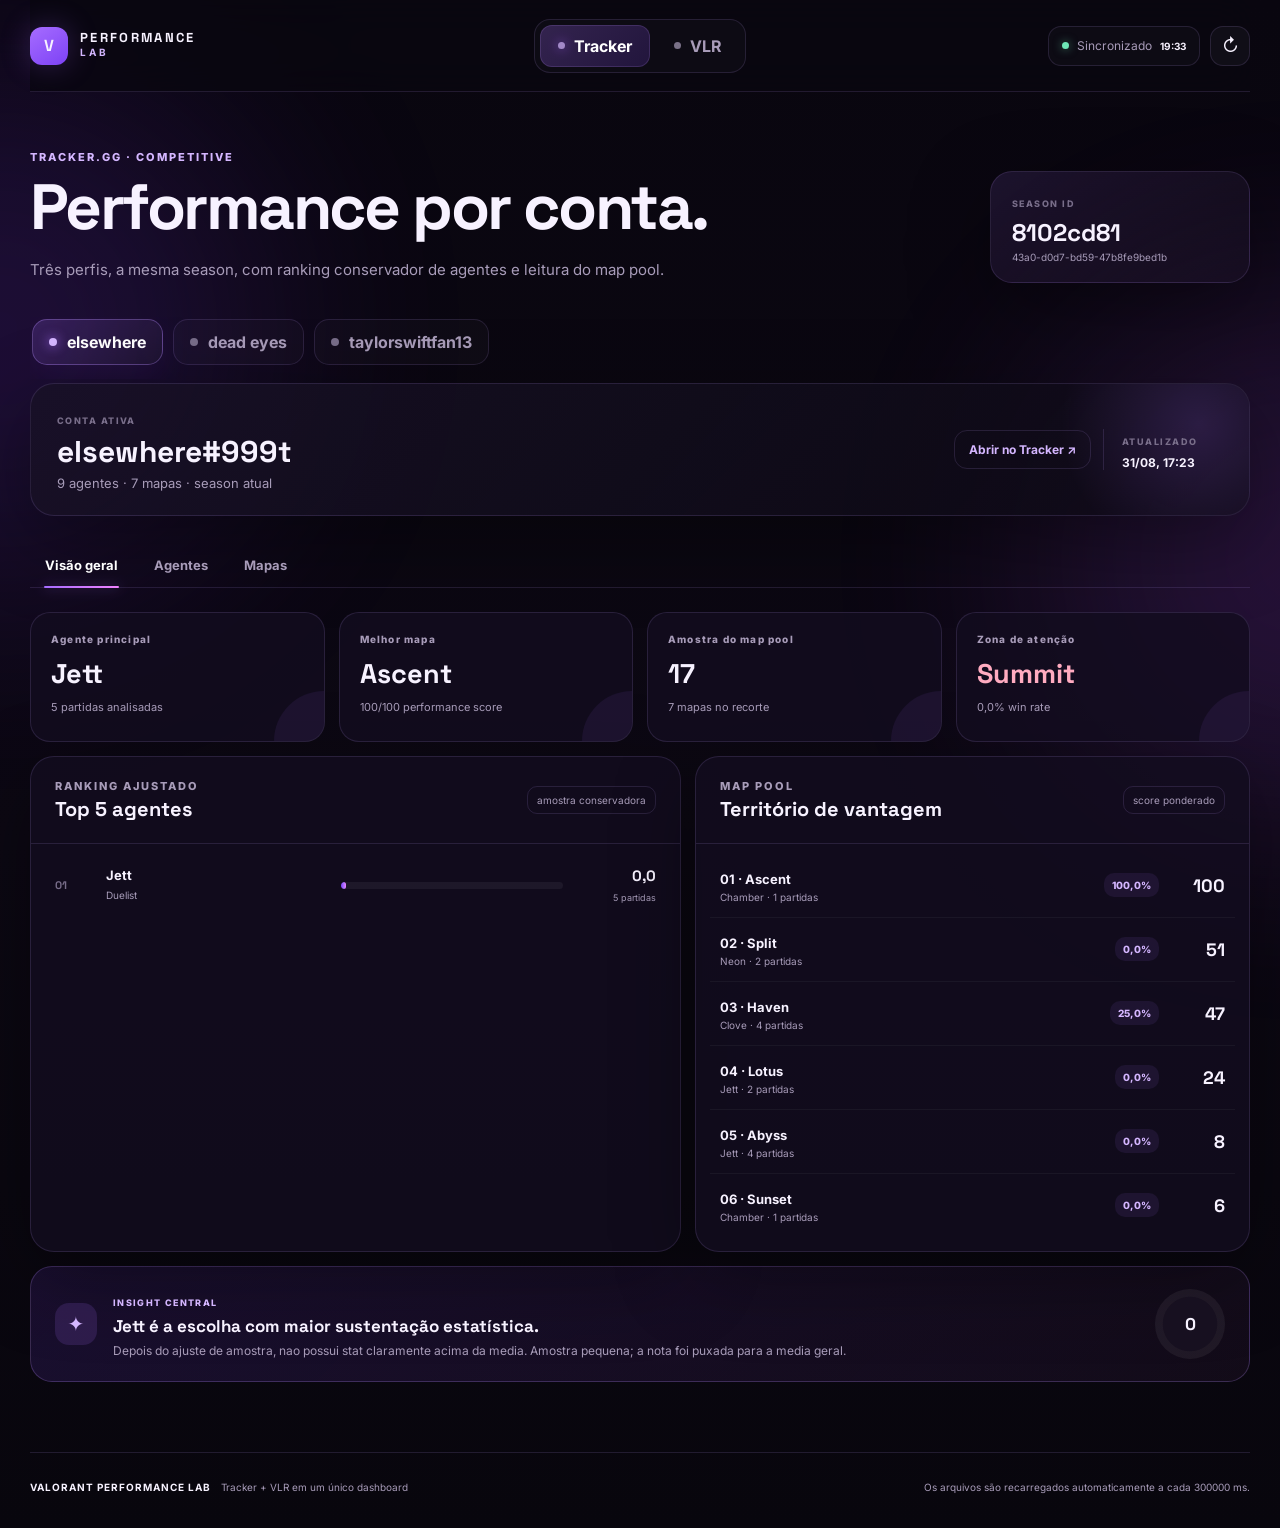
<file: site/index.html>
<!doctype html>
<html lang="pt-BR">
<head>
  <meta charset="utf-8" />
  <meta name="viewport" content="width=device-width, initial-scale=1" />
  <meta name="theme-color" content="#0b0814" />
  <title>Valorant Performance Lab</title>
  <meta name="description" content="Dashboard unificado de performance Valorant com dados do Tracker.gg e VLR.gg." />
  <link rel="preconnect" href="https://fonts.googleapis.com" />
  <link rel="preconnect" href="https://fonts.gstatic.com" crossorigin />
  <link href="https://fonts.googleapis.com/css2?family=Inter:wght@400;500;600;700;800&family=Space+Grotesk:wght@500;600;700&display=swap" rel="stylesheet" />
  <link rel="stylesheet" href="assets/styles.css" />
</head>
<body>
  <div class="bg-orb orb-a"></div>
  <div class="bg-orb orb-b"></div>
  <div class="bg-grid"></div>

  <div class="shell">
    <header class="topbar">
      <a class="brand" href="#" aria-label="Valorant Performance Lab">
        <span class="brand-mark">V</span>
        <span><b>PERFORMANCE</b><small>LAB</small></span>
      </a>

      <nav class="source-switch" aria-label="Fonte dos dados">
        <button class="source-btn active" data-source="tracker">
          <span class="source-dot"></span>Tracker
        </button>
        <button class="source-btn" data-source="vlr">
          <span class="source-dot"></span>VLR
        </button>
      </nav>

      <div class="top-actions">
        <div class="sync-pill" id="syncPill"><i></i><span>Sincronizado</span><small id="lastSync">--:--</small></div>
        <button class="icon-btn" id="refreshBtn" title="Recarregar dados">↻</button>
      </div>
    </header>

    <main>
      <section id="trackerSection" class="source-section active">
        <div class="section-head">
          <div>
            <p class="eyebrow">TRACKER.GG · COMPETITIVE</p>
            <h1>Performance por conta.</h1>
            <p class="lede">Três perfis, a mesma season, com ranking conservador de agentes e leitura do map pool.</p>
          </div>
          <div class="season-card">
            <span>SEASON ID</span>
            <strong>8102cd81</strong>
            <small>43a0-d0d7-bd59-47b8fe9bed1b</small>
          </div>
        </div>

        <div class="account-tabs" id="accountTabs"></div>

        <div class="profile-strip" id="trackerProfileStrip">
          <div>
            <span class="label">CONTA ATIVA</span>
            <h2 id="trackerPlayer">—</h2>
            <p id="trackerStatusText">Carregando dados...</p>
          </div>
          <div class="profile-actions">
            <a id="trackerProfileLink" class="ghost-link" target="_blank" rel="noopener">Abrir no Tracker ↗</a>
            <div class="updated-box"><span>ATUALIZADO</span><b id="trackerUpdated">—</b></div>
          </div>
        </div>

        <nav class="subnav" id="trackerSubnav">
          <button class="active" data-tracker-view="overview">Visão geral</button>
          <button data-tracker-view="agents">Agentes</button>
          <button data-tracker-view="maps">Mapas</button>
        </nav>

        <div id="trackerContent"></div>
      </section>

      <section id="vlrSection" class="source-section">
        <div class="section-head">
          <div>
            <p class="eyebrow">VLR.GG · COMPETITIVE CAREER</p>
            <h1>Histórico competitivo.</h1>
            <p class="lede">Stats de partidas, earnings, colocações, campeonatos e histórico de times dos perfis do VLR.</p>
          </div>
          <div class="season-card compact">
            <span>PLAYER</span>
            <strong id="vlrPlayer">thommy</strong>
            <small id="vlrUpdated">base local</small>
          </div>
        </div>

        <div class="account-tabs" id="vlrPlayerTabs"></div>

        <div class="profile-strip vlr-profile-strip">
          <div>
            <span class="label">PERFIL VLR</span>
            <h2 id="vlrProfileName">—</h2>
            <p id="vlrProfileMeta">Carregando carreira...</p>
          </div>
          <div class="profile-actions">
            <a id="vlrProfileLink" class="ghost-link" target="_blank" rel="noopener">Abrir no VLR ↗</a>
            <div class="updated-box"><span>ATUALIZADO</span><b id="vlrUpdatedMirror">auto</b></div>
          </div>
        </div>

        <nav class="subnav" id="vlrSubnav">
          <button class="active" data-vlr-view="career">Carreira</button>
          <button data-vlr-view="maps">Mapas</button>
          <button data-vlr-view="agents">Agentes</button>
          <button data-vlr-view="top">Top 5</button>
          <button data-vlr-view="data">Partidas</button>
        </nav>

        <div id="vlrContent"></div>
      </section>
    </main>

    <footer>
      <div><b>VALORANT PERFORMANCE LAB</b><span>Tracker + VLR em um único dashboard</span></div>
      <p>Os arquivos são recarregados automaticamente a cada 300000 ms.</p>
    </footer>
  </div>

  <dialog id="mapDialog" class="modal">
    <div class="modal-head">
      <div><span class="eyebrow">HISTÓRICO DO MAPA</span><h3 id="modalTitle">Mapa</h3><p id="modalSubtitle"></p></div>
      <button id="modalClose" class="icon-btn">×</button>
    </div>
    <div class="table-wrap" id="modalBody"></div>
  </dialog>

  <script src="assets/app.js" defer></script>
</body>
</html>
</file>
<file: site/assets/styles.css>
:root{
  --bg:#0a0710;
  --bg-soft:#100b19;
  --panel:rgba(19,13,31,.82);
  --panel-2:rgba(28,19,45,.72);
  --panel-solid:#171022;
  --line:rgba(190,153,255,.14);
  --line-strong:rgba(190,153,255,.28);
  --text:#f7f2ff;
  --muted:#a89cb9;
  --muted-2:#786d89;
  --purple:#a66cff;
  --purple-2:#7d42f5;
  --purple-3:#d4b6ff;
  --pink:#f082ff;
  --green:#6ee7b7;
  --red:#ff738e;
  --yellow:#ffd479;
  --shadow:0 24px 80px rgba(0,0,0,.36);
  --radius:24px;
}
*{box-sizing:border-box}
html{scroll-behavior:smooth;background:var(--bg)}
body{margin:0;min-height:100vh;color:var(--text);background:linear-gradient(180deg,#09060f 0%,#0c0813 55%,#08060d 100%);font-family:Inter,system-ui,sans-serif;overflow-x:hidden}
button,input,select{font:inherit}
button,a{ -webkit-tap-highlight-color:transparent }
a{color:inherit;text-decoration:none}
.bg-grid{position:fixed;inset:0;pointer-events:none;opacity:.18;background-image:linear-gradient(rgba(255,255,255,.025) 1px,transparent 1px),linear-gradient(90deg,rgba(255,255,255,.025) 1px,transparent 1px);background-size:42px 42px;mask-image:linear-gradient(to bottom,black,transparent 82%)}
.bg-orb{position:fixed;pointer-events:none;border-radius:999px;filter:blur(120px);opacity:.16}
.orb-a{width:520px;height:520px;left:-260px;top:70px;background:#8738ff}
.orb-b{width:520px;height:520px;right:-280px;top:300px;background:#b34cff}
.shell{position:relative;z-index:1;max-width:1480px;margin:0 auto;padding:0 30px}
.topbar{height:92px;display:grid;grid-template-columns:1fr auto 1fr;align-items:center;border-bottom:1px solid var(--line);position:sticky;top:0;z-index:20;background:rgba(10,7,16,.78);backdrop-filter:blur(18px)}
.brand{display:inline-flex;align-items:center;gap:12px;width:max-content}
.brand-mark{width:38px;height:38px;border-radius:12px;display:grid;place-items:center;background:linear-gradient(145deg,var(--purple),var(--purple-2));box-shadow:0 0 30px rgba(166,108,255,.25);font-family:"Space Grotesk",sans-serif;font-weight:800}
.brand>span:last-child{display:grid;line-height:1}.brand b{font:700 13px/1 "Space Grotesk",sans-serif;letter-spacing:.18em}.brand small{font:700 10px/1.6 Inter,sans-serif;color:var(--purple-3);letter-spacing:.28em}
.source-switch{display:flex;gap:6px;padding:5px;border:1px solid var(--line);border-radius:16px;background:rgba(255,255,255,.025)}
.source-btn{border:0;background:transparent;color:var(--muted);padding:11px 18px;border-radius:12px;display:flex;align-items:center;gap:9px;cursor:pointer;font-weight:700;transition:.2s}
.source-btn:hover{color:var(--text)}.source-btn.active{color:#fff;background:linear-gradient(135deg,rgba(166,108,255,.25),rgba(126,66,245,.18));box-shadow:inset 0 0 0 1px rgba(190,153,255,.16)}
.source-dot{width:7px;height:7px;border-radius:50%;background:currentColor;opacity:.7}.source-btn.active .source-dot{background:var(--purple-3);box-shadow:0 0 12px var(--purple)}
.top-actions{justify-self:end;display:flex;align-items:center;gap:10px}.sync-pill{height:40px;padding:0 13px;border-radius:13px;border:1px solid var(--line);display:flex;align-items:center;gap:8px;background:rgba(255,255,255,.025);font-size:12px;color:var(--muted)}.sync-pill i{width:7px;height:7px;border-radius:50%;background:var(--green);box-shadow:0 0 10px rgba(110,231,183,.55)}.sync-pill small{color:var(--text);font-weight:700}.sync-pill.loading i{background:var(--yellow)}.sync-pill.error i{background:var(--red)}
.icon-btn{width:40px;height:40px;border-radius:13px;border:1px solid var(--line);background:rgba(255,255,255,.035);color:var(--text);cursor:pointer;font-size:18px;transition:.2s}.icon-btn:hover{border-color:var(--line-strong);background:rgba(166,108,255,.09)}
main{padding:58px 0 70px}.source-section{display:none}.source-section.active{display:block}.section-head{display:flex;align-items:flex-end;justify-content:space-between;gap:30px;margin-bottom:34px}.eyebrow{margin:0 0 12px;color:var(--purple-3);font-size:11px;font-weight:800;letter-spacing:.18em}.section-head h1{font:700 clamp(36px,5vw,68px)/.98 "Space Grotesk",sans-serif;letter-spacing:-.04em;margin:0;max-width:720px}.lede{max-width:720px;color:var(--muted);font-size:15px;line-height:1.75;margin:18px 0 0}.season-card{min-width:260px;border:1px solid var(--line);border-radius:22px;padding:19px 21px;background:linear-gradient(145deg,rgba(166,108,255,.12),rgba(255,255,255,.018));box-shadow:var(--shadow)}.season-card span,.updated-box span,.label{font-size:9px;font-weight:800;color:var(--muted-2);letter-spacing:.16em}.season-card strong{display:block;font:700 24px/1.2 "Space Grotesk",sans-serif;margin-top:8px}.season-card small{display:block;color:var(--muted);font-size:10px;margin-top:3px}.season-card.compact strong{font-size:28px}
.account-tabs{display:flex;gap:10px;overflow:auto;padding:2px 2px 14px;margin-bottom:4px;scrollbar-width:none}.account-tabs::-webkit-scrollbar{display:none}.account-tab{min-width:max-content;padding:12px 16px;border:1px solid var(--line);background:rgba(255,255,255,.025);color:var(--muted);border-radius:15px;cursor:pointer;display:flex;align-items:center;gap:10px;font-weight:700}.account-tab i{width:8px;height:8px;border-radius:50%;background:var(--muted-2)}.account-tab.active{color:#fff;border-color:rgba(185,141,255,.34);background:linear-gradient(135deg,rgba(166,108,255,.20),rgba(255,255,255,.03));box-shadow:0 10px 35px rgba(89,39,156,.14)}.account-tab.active i{background:var(--purple-3);box-shadow:0 0 12px var(--purple)}
.profile-strip{display:flex;align-items:center;justify-content:space-between;gap:20px;padding:24px 26px;border:1px solid var(--line);border-radius:var(--radius);background:linear-gradient(135deg,rgba(24,17,38,.88),rgba(12,9,19,.78));box-shadow:var(--shadow);position:relative;overflow:hidden}.profile-strip:after{content:"";position:absolute;right:-100px;top:-110px;width:300px;height:300px;border-radius:50%;background:radial-gradient(circle,rgba(166,108,255,.18),transparent 65%);pointer-events:none}.profile-strip h2{font:700 30px/1.1 "Space Grotesk",sans-serif;margin:7px 0}.profile-strip p{margin:0;color:var(--muted);font-size:13px}.profile-actions{display:flex;align-items:center;gap:12px;position:relative;z-index:1}.ghost-link{border:1px solid var(--line);padding:11px 14px;border-radius:13px;color:var(--purple-3);font-size:12px;font-weight:700;transition:.2s}.ghost-link:hover{background:rgba(166,108,255,.08);border-color:var(--line-strong)}.updated-box{min-width:120px;border-left:1px solid var(--line);padding-left:18px}.updated-box b{display:block;font-size:12px;margin-top:6px}
.subnav{display:flex;gap:6px;border-bottom:1px solid var(--line);margin:28px 0 24px}.subnav button{border:0;background:none;color:var(--muted);padding:13px 15px 14px;cursor:pointer;font-weight:700;font-size:13px;position:relative}.subnav button:after{content:"";position:absolute;left:14px;right:14px;bottom:-1px;height:2px;background:transparent;border-radius:2px}.subnav button.active{color:#fff}.subnav button.active:after{background:linear-gradient(90deg,var(--purple),var(--pink));box-shadow:0 0 12px rgba(166,108,255,.45)}
.metrics{display:grid;grid-template-columns:repeat(4,minmax(0,1fr));gap:14px;margin-bottom:14px}.metric-card{border:1px solid var(--line);border-radius:20px;padding:20px;background:var(--panel);min-height:130px;position:relative;overflow:hidden}.metric-card:after{content:"";position:absolute;width:100px;height:100px;border-radius:50%;right:-50px;bottom:-50px;background:rgba(166,108,255,.08)}.metric-card span{display:block;color:var(--muted);font-size:10px;font-weight:800;letter-spacing:.12em}.metric-card strong{display:block;font:700 27px/1.15 "Space Grotesk",sans-serif;margin:13px 0 6px}.metric-card small{color:var(--muted);font-size:11px}.metric-card.danger strong{color:#ffabc0}
.grid-2{display:grid;grid-template-columns:1.08fr .92fr;gap:14px}.panel{border:1px solid var(--line);border-radius:var(--radius);background:var(--panel);box-shadow:var(--shadow);overflow:hidden}.panel-head{display:flex;align-items:center;justify-content:space-between;gap:20px;padding:22px 24px;border-bottom:1px solid var(--line)}.panel-head h3{font:700 20px/1.2 "Space Grotesk",sans-serif;margin:4px 0 0}.panel-head p{margin:0;color:var(--muted);font-size:11px}.panel-head>span{font-size:10px;color:var(--muted);border:1px solid var(--line);border-radius:10px;padding:7px 9px}.panel-body{padding:10px 14px 14px}
.agent-list-row{display:grid;grid-template-columns:38px 1fr minmax(90px,1fr) 80px;gap:13px;align-items:center;padding:12px 10px;border-bottom:1px solid rgba(255,255,255,.045)}.agent-list-row:last-child{border-bottom:0}.rank-num{color:var(--muted-2);font:700 11px "Space Grotesk",sans-serif}.name-wrap strong{display:block;font-size:13px}.name-wrap small{color:var(--muted);font-size:10px}.bar{height:7px;border-radius:10px;background:rgba(255,255,255,.055);overflow:hidden}.bar i{display:block;height:100%;border-radius:10px;background:linear-gradient(90deg,var(--purple-2),var(--purple),var(--pink))}.score-wrap{text-align:right}.score-wrap strong{display:block;font:700 15px "Space Grotesk",sans-serif}.score-wrap small{font-size:9px;color:var(--muted)}
.map-mini-row{display:grid;grid-template-columns:1fr 74px 54px;gap:12px;align-items:center;padding:14px 10px;border-bottom:1px solid rgba(255,255,255,.045)}.map-mini-row:last-child{border-bottom:0}.map-mini-row strong{font-size:13px}.map-mini-row small{display:block;color:var(--muted);font-size:10px;margin-top:3px}.map-score{text-align:right;font:700 18px "Space Grotesk",sans-serif}.wr-pill{justify-self:end;border-radius:10px;padding:6px 8px;font-size:10px;font-weight:800;background:rgba(166,108,255,.09);color:var(--purple-3)}
.insight-banner{margin-top:14px;border:1px solid rgba(185,141,255,.24);border-radius:22px;padding:22px 24px;background:linear-gradient(135deg,rgba(126,66,245,.14),rgba(240,130,255,.045));display:grid;grid-template-columns:42px 1fr auto;gap:16px;align-items:center}.insight-icon{width:42px;height:42px;display:grid;place-items:center;border-radius:14px;background:rgba(166,108,255,.15);color:var(--purple-3);font-size:20px}.insight-banner span{font-size:9px;color:var(--purple-3);font-weight:800;letter-spacing:.15em}.insight-banner h3{font:700 17px/1.3 "Space Grotesk",sans-serif;margin:5px 0}.insight-banner p{margin:0;color:var(--muted);font-size:12px}.score-orb{width:70px;height:70px;border-radius:50%;display:grid;place-items:center;background:radial-gradient(circle at center,#171020 54%,transparent 56%),conic-gradient(var(--purple) var(--v),rgba(255,255,255,.06) 0);font:700 17px "Space Grotesk",sans-serif}
.cards-grid{display:grid;grid-template-columns:repeat(3,minmax(0,1fr));gap:14px}.data-card{border:1px solid var(--line);border-radius:20px;padding:20px;background:linear-gradient(145deg,var(--panel),rgba(15,10,24,.82));position:relative;overflow:hidden}.data-card:hover{border-color:var(--line-strong)}.data-card .card-kicker{display:flex;justify-content:space-between;align-items:center;font-size:9px;color:var(--muted);font-weight:800;letter-spacing:.1em}.data-card h3{font:700 24px/1.1 "Space Grotesk",sans-serif;margin:15px 0 4px}.data-card>p{color:var(--muted);font-size:11px;margin:0 0 18px}.stat-grid{display:grid;grid-template-columns:repeat(3,1fr);gap:7px}.stat{padding:10px;border-radius:13px;background:rgba(255,255,255,.035);border:1px solid rgba(255,255,255,.04)}.stat b{display:block;font:700 14px "Space Grotesk",sans-serif}.stat span{font-size:8px;color:var(--muted);font-weight:800}.card-score{display:flex;align-items:flex-end;justify-content:space-between;margin-top:16px}.card-score strong{font:700 26px "Space Grotesk",sans-serif}.card-score small{font-size:9px;color:var(--muted)}
.toolbar{display:flex;gap:10px;justify-content:space-between;margin-bottom:14px}.search,.select{border:1px solid var(--line);background:rgba(255,255,255,.025);color:var(--text);border-radius:13px;padding:11px 13px;outline:none}.search{min-width:260px;flex:1;max-width:420px}.select{min-width:190px}.search:focus,.select:focus{border-color:var(--line-strong);box-shadow:0 0 0 3px rgba(166,108,255,.06)}
.table-card{border:1px solid var(--line);border-radius:20px;background:var(--panel);overflow:hidden}.table-wrap{overflow:auto}table{width:100%;border-collapse:collapse;min-width:820px}th,td{padding:13px 15px;text-align:left;border-bottom:1px solid rgba(255,255,255,.045);white-space:nowrap}th{font-size:9px;color:var(--muted-2);letter-spacing:.11em;text-transform:uppercase;background:rgba(255,255,255,.018);position:sticky;top:0}td{font-size:12px;color:#ddd5ea}.name-cell{font-weight:800;color:#fff}.pill{display:inline-flex;align-items:center;border-radius:9px;padding:5px 7px;font-weight:800;font-size:10px;background:rgba(166,108,255,.09);color:var(--purple-3)}.pill.good{background:rgba(110,231,183,.09);color:#9cf0cf}.pill.bad{background:rgba(255,115,142,.08);color:#ff9bb0}.match-link{color:var(--purple-3);font-weight:700}.empty{padding:45px 20px;text-align:center;color:var(--muted)}
.map-card-click{cursor:pointer}.map-card-click .open-hint{display:flex;justify-content:space-between;margin-top:16px;padding-top:13px;border-top:1px solid var(--line);color:var(--purple-3);font-size:10px;font-weight:800}
.rank-list{display:grid;gap:12px}.rank-card{display:grid;grid-template-columns:54px 1fr 1.2fr;gap:20px;align-items:center;border:1px solid var(--line);border-radius:20px;padding:18px 20px;background:var(--panel)}.rank-card .rank-big{font:700 25px "Space Grotesk",sans-serif;color:var(--purple-3)}.rank-card h3{margin:0 0 4px;font:700 20px "Space Grotesk",sans-serif}.rank-card p{margin:0;color:var(--muted);font-size:11px;line-height:1.6}.rank-stats{display:flex;gap:7px;flex-wrap:wrap;margin-top:10px}.rank-stats span{font-size:9px;border:1px solid var(--line);border-radius:9px;padding:6px 8px;color:#d7cce6}

.career-grid{display:grid;grid-template-columns:.86fr 1.14fr;gap:14px}.career-panel{min-height:420px}.team-groups{display:grid;gap:18px;padding:18px}.career-group{display:grid;gap:8px}.career-group-title{display:flex;align-items:center;justify-content:space-between;padding:0 4px 6px}.career-group-title span{font-size:9px;font-weight:800;letter-spacing:.15em;color:var(--muted-2)}.career-group-title b{font:700 11px "Space Grotesk",sans-serif;color:var(--purple-3)}
.team-row{display:grid;grid-template-columns:44px 1fr auto;align-items:center;gap:12px;padding:13px;border:1px solid rgba(190,153,255,.09);background:rgba(255,255,255,.022);border-radius:15px;transition:.18s}.team-row:hover{border-color:var(--line-strong);background:rgba(166,108,255,.055)}.team-row img,.team-avatar{width:44px;height:44px;border-radius:12px;object-fit:contain;background:rgba(255,255,255,.045);display:grid;place-items:center;font:800 12px "Space Grotesk",sans-serif;color:var(--purple-3)}.team-row strong{display:block;font-size:13px}.team-row small{display:block;margin-top:4px;color:var(--muted);font-size:10px}.team-row>span:last-child{color:var(--purple-3);font-size:12px}
.placements-panel{overflow:hidden}.placement-list{max-height:640px;overflow:auto}.placement-row{display:grid;grid-template-columns:1fr auto;gap:18px;align-items:center;padding:15px 18px;border-bottom:1px solid rgba(255,255,255,.045);transition:.18s}.placement-row:last-child{border-bottom:0}.placement-row:hover{background:rgba(166,108,255,.045)}.placement-main{display:grid;grid-template-columns:58px 1fr;gap:13px;align-items:center;min-width:0}.placement-position{display:grid;place-items:center;min-height:42px;padding:7px;border-radius:12px;background:linear-gradient(145deg,rgba(166,108,255,.18),rgba(126,66,245,.08));border:1px solid rgba(190,153,255,.16);color:var(--purple-3);font:700 12px "Space Grotesk",sans-serif}.placement-main strong{display:block;font-size:12px;white-space:normal;line-height:1.35}.placement-main small{display:block;color:var(--muted);font-size:10px;margin-top:5px;white-space:normal}.placement-side{display:grid;justify-items:end;gap:4px;min-width:70px}.placement-side span{color:var(--muted);font-size:10px}.placement-prize{color:#9cf0cf;font:700 12px "Space Grotesk",sans-serif}.vlr-profile-strip{margin-top:0}.career-metrics .metric-card:first-child strong{color:#9cf0cf}
.pending{border:1px dashed rgba(190,153,255,.24);border-radius:24px;padding:54px 24px;text-align:center;background:rgba(166,108,255,.035)}.pending .pending-icon{width:56px;height:56px;margin:0 auto 16px;border-radius:18px;display:grid;place-items:center;background:rgba(166,108,255,.1);font-size:24px}.pending h3{font:700 22px "Space Grotesk",sans-serif;margin:0 0 8px}.pending p{color:var(--muted);max-width:650px;margin:0 auto;line-height:1.7;font-size:13px}.pending code{color:var(--purple-3)}
.modal{width:min(1120px,calc(100% - 28px));max-height:86vh;border:1px solid var(--line-strong);border-radius:24px;background:#100b19;color:var(--text);box-shadow:0 30px 120px rgba(0,0,0,.7);padding:0}.modal::backdrop{background:rgba(3,2,7,.74);backdrop-filter:blur(5px)}.modal-head{display:flex;justify-content:space-between;align-items:flex-start;padding:22px 24px;border-bottom:1px solid var(--line)}.modal-head h3{margin:3px 0;font:700 22px "Space Grotesk",sans-serif}.modal-head p{margin:0;color:var(--muted);font-size:11px}.modal>.table-wrap{max-height:65vh}
footer{border-top:1px solid var(--line);padding:28px 0 35px;display:flex;align-items:center;justify-content:space-between;gap:20px;color:var(--muted);font-size:10px}footer div{display:flex;gap:10px;align-items:center}footer b{font-size:10px;color:var(--text);letter-spacing:.1em}footer p{margin:0}
@media (max-width:1000px){.career-grid{grid-template-columns:1fr}.topbar{grid-template-columns:1fr auto}.source-switch{grid-row:2;grid-column:1/-1;justify-self:stretch;justify-content:center;margin-bottom:12px}.topbar{height:auto;min-height:92px;padding:16px 0 10px}.section-head{align-items:flex-start}.metrics{grid-template-columns:repeat(2,1fr)}.grid-2{grid-template-columns:1fr}.cards-grid{grid-template-columns:repeat(2,1fr)}.rank-card{grid-template-columns:44px 1fr}.rank-card>div:last-child{grid-column:2}.shell{padding:0 20px}main{padding-top:42px}}
@media (max-width:680px){.placement-row{grid-template-columns:1fr}.placement-side{display:flex;justify-content:flex-start}.career-metrics{grid-template-columns:1fr 1fr}.shell{padding:0 14px}.brand b{font-size:11px}.sync-pill span{display:none}.top-actions{gap:6px}.section-head{display:grid}.season-card{width:100%;min-width:0}.profile-strip{display:grid;padding:20px}.profile-actions{justify-content:space-between}.updated-box{padding-left:12px}.subnav{overflow:auto;scrollbar-width:none}.subnav::-webkit-scrollbar{display:none}.metrics{grid-template-columns:1fr 1fr}.metric-card{padding:16px;min-height:115px}.metric-card strong{font-size:22px}.cards-grid{grid-template-columns:1fr}.agent-list-row{grid-template-columns:28px 1fr 68px}.agent-list-row>.bar{display:none}.insight-banner{grid-template-columns:38px 1fr}.score-orb{display:none}.toolbar{display:grid}.search,.select{max-width:none;width:100%;min-width:0}.rank-card{grid-template-columns:36px 1fr;padding:16px}.section-head h1{font-size:42px}.lede{font-size:13px}.topbar{position:relative}.source-switch{overflow:auto;justify-content:stretch}.source-btn{flex:1;justify-content:center}.profile-strip h2{font-size:24px}footer{display:grid}.modal{width:calc(100% - 16px)}}
</file>
